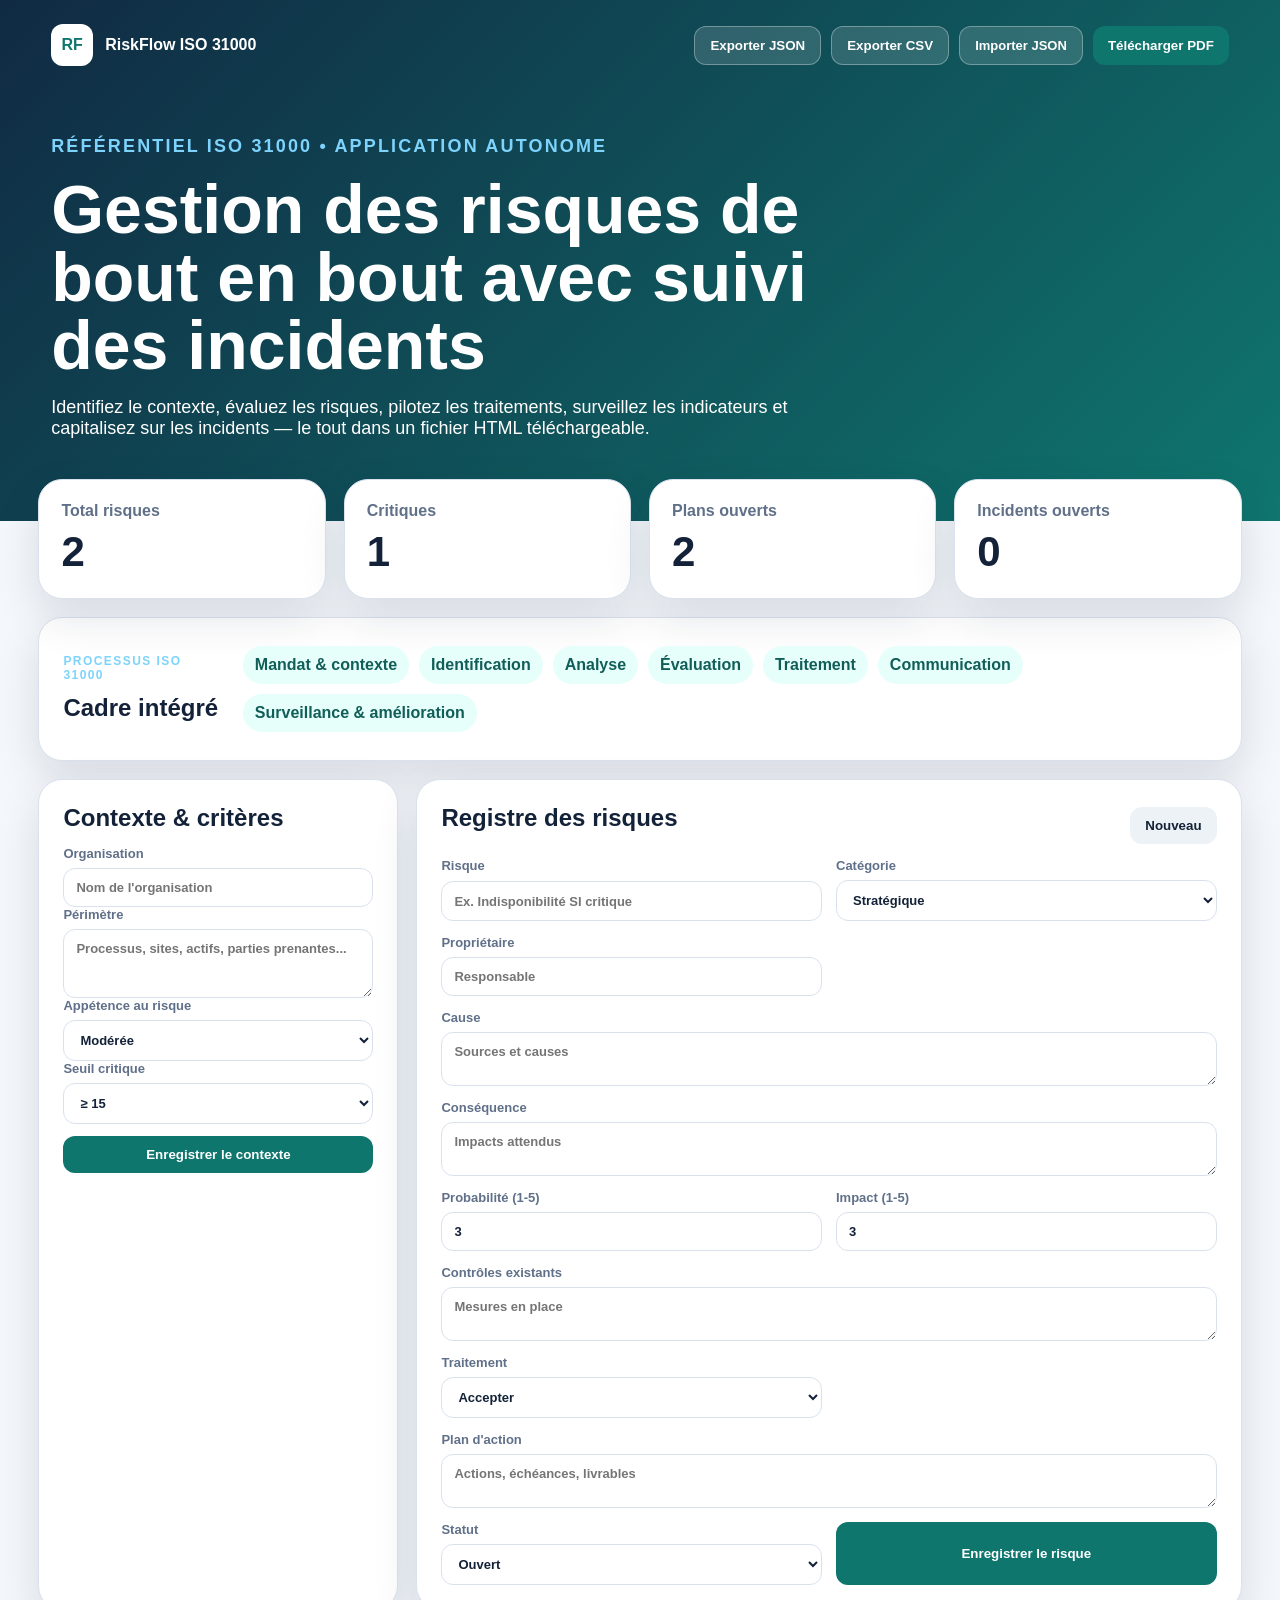
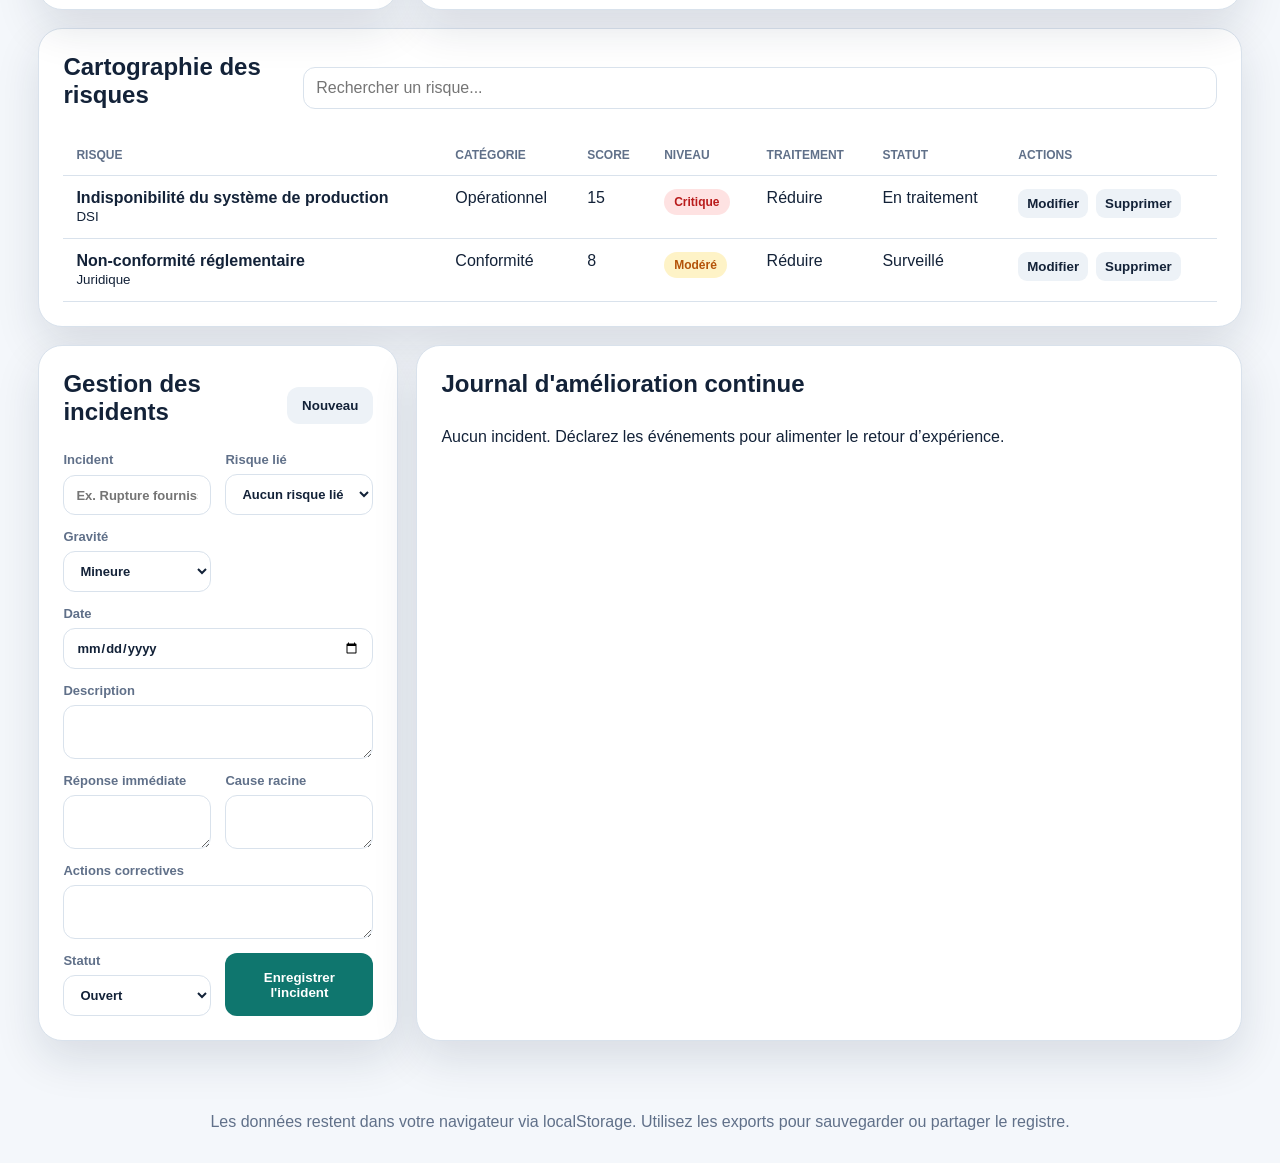
<file: index.html>
<!doctype html>
<html lang="fr">
<head>
  <meta charset="utf-8" />
  <meta name="viewport" content="width=device-width, initial-scale=1" />
  <title>RiskFlow ISO 31000 — Gestion des risques & incidents</title>
  <link rel="stylesheet" href="styles.css" />
</head>
<body>
  <header class="hero">
    <nav class="topbar" aria-label="Navigation principale">
      <div class="brand"><span class="brand-mark">RF</span><span>RiskFlow ISO 31000</span></div>
      <div class="actions">
        <button id="exportJsonBtn" class="btn secondary">Exporter JSON</button>
        <button id="exportCsvBtn" class="btn secondary">Exporter CSV</button>
        <label class="btn secondary file-label">Importer JSON<input id="importJsonInput" type="file" accept="application/json" /></label>
        <button id="printBtn" class="btn primary">Télécharger PDF</button>
      </div>
    </nav>
    <section class="hero-content">
      <p class="eyebrow">Référentiel ISO 31000 • Application autonome</p>
      <h1>Gestion des risques de bout en bout avec suivi des incidents</h1>
      <p>Identifiez le contexte, évaluez les risques, pilotez les traitements, surveillez les indicateurs et capitalisez sur les incidents — le tout dans un fichier HTML téléchargeable.</p>
    </section>
  </header>

  <main class="app-shell">
    <section class="grid stats" aria-label="Tableau de bord">
      <article class="card stat-card"><span>Total risques</span><strong id="riskCount">0</strong></article>
      <article class="card stat-card"><span>Critiques</span><strong id="criticalCount">0</strong></article>
      <article class="card stat-card"><span>Plans ouverts</span><strong id="openActionCount">0</strong></article>
      <article class="card stat-card"><span>Incidents ouverts</span><strong id="openIncidentCount">0</strong></article>
    </section>

    <section class="card iso-flow">
      <div>
        <p class="eyebrow">Processus ISO 31000</p>
        <h2>Cadre intégré</h2>
      </div>
      <ol>
        <li>Mandat & contexte</li>
        <li>Identification</li>
        <li>Analyse</li>
        <li>Évaluation</li>
        <li>Traitement</li>
        <li>Communication</li>
        <li>Surveillance & amélioration</li>
      </ol>
    </section>

    <section class="layout">
      <aside class="card panel">
        <h2>Contexte & critères</h2>
        <label>Organisation<input id="orgName" type="text" placeholder="Nom de l'organisation" /></label>
        <label>Périmètre<textarea id="scope" rows="3" placeholder="Processus, sites, actifs, parties prenantes..."></textarea></label>
        <label>Appétence au risque<select id="riskAppetite"><option>Faible</option><option selected>Modérée</option><option>Élevée</option></select></label>
        <label>Seuil critique<select id="criticalThreshold"><option value="12">≥ 12</option><option value="15" selected>≥ 15</option><option value="20">≥ 20</option></select></label>
        <button id="saveContextBtn" class="btn primary full">Enregistrer le contexte</button>
      </aside>

      <section class="card panel">
        <div class="section-heading"><h2>Registre des risques</h2><button id="resetRiskForm" class="btn ghost">Nouveau</button></div>
        <form id="riskForm" class="form-grid">
          <input type="hidden" id="riskId" />
          <label>Risque<input id="riskTitle" required placeholder="Ex. Indisponibilité SI critique" /></label>
          <label>Catégorie<select id="riskCategory"><option>Stratégique</option><option>Opérationnel</option><option>Financier</option><option>Conformité</option><option>Cybersécurité</option><option>Santé & sécurité</option><option>Environnement</option></select></label>
          <label>Propriétaire<input id="riskOwner" placeholder="Responsable" /></label>
          <label>Cause<textarea id="riskCause" rows="2" placeholder="Sources et causes"></textarea></label>
          <label>Conséquence<textarea id="riskConsequence" rows="2" placeholder="Impacts attendus"></textarea></label>
          <label>Probabilité (1-5)<input id="riskLikelihood" type="number" min="1" max="5" value="3" /></label>
          <label>Impact (1-5)<input id="riskImpact" type="number" min="1" max="5" value="3" /></label>
          <label>Contrôles existants<textarea id="riskControls" rows="2" placeholder="Mesures en place"></textarea></label>
          <label>Traitement<select id="riskTreatment"><option>Accepter</option><option>Réduire</option><option>Transférer</option><option>Éviter</option></select></label>
          <label>Plan d'action<textarea id="riskAction" rows="2" placeholder="Actions, échéances, livrables"></textarea></label>
          <label>Statut<select id="riskStatus"><option>Ouvert</option><option>En traitement</option><option>Surveillé</option><option>Clos</option></select></label>
          <button class="btn primary" type="submit">Enregistrer le risque</button>
        </form>
      </section>
    </section>

    <section class="card panel">
      <div class="section-heading"><h2>Cartographie des risques</h2><input id="riskSearch" type="search" placeholder="Rechercher un risque..." /></div>
      <div class="table-wrap"><table><thead><tr><th>Risque</th><th>Catégorie</th><th>Score</th><th>Niveau</th><th>Traitement</th><th>Statut</th><th>Actions</th></tr></thead><tbody id="riskTable"></tbody></table></div>
    </section>

    <section class="layout">
      <section class="card panel">
        <div class="section-heading"><h2>Gestion des incidents</h2><button id="resetIncidentForm" class="btn ghost">Nouveau</button></div>
        <form id="incidentForm" class="form-grid">
          <input type="hidden" id="incidentId" />
          <label>Incident<input id="incidentTitle" required placeholder="Ex. Rupture fournisseur" /></label>
          <label>Risque lié<select id="incidentRisk"></select></label>
          <label>Gravité<select id="incidentSeverity"><option>Mineure</option><option>Significative</option><option>Majeure</option><option>Critique</option></select></label>
          <label>Date<input id="incidentDate" type="date" /></label>
          <label>Description<textarea id="incidentDescription" rows="2"></textarea></label>
          <label>Réponse immédiate<textarea id="incidentResponse" rows="2"></textarea></label>
          <label>Cause racine<textarea id="incidentRootCause" rows="2"></textarea></label>
          <label>Actions correctives<textarea id="incidentCorrective" rows="2"></textarea></label>
          <label>Statut<select id="incidentStatus"><option>Ouvert</option><option>En investigation</option><option>Correctif en cours</option><option>Clos</option></select></label>
          <button class="btn primary" type="submit">Enregistrer l'incident</button>
        </form>
      </section>

      <section class="card panel">
        <h2>Journal d'amélioration continue</h2>
        <div id="incidentList" class="incident-list"></div>
      </section>
    </section>
  </main>

  <footer>Les données restent dans votre navigateur via localStorage. Utilisez les exports pour sauvegarder ou partager le registre.</footer>
  <script src="app.js"></script>
</body>
</html>
</file>
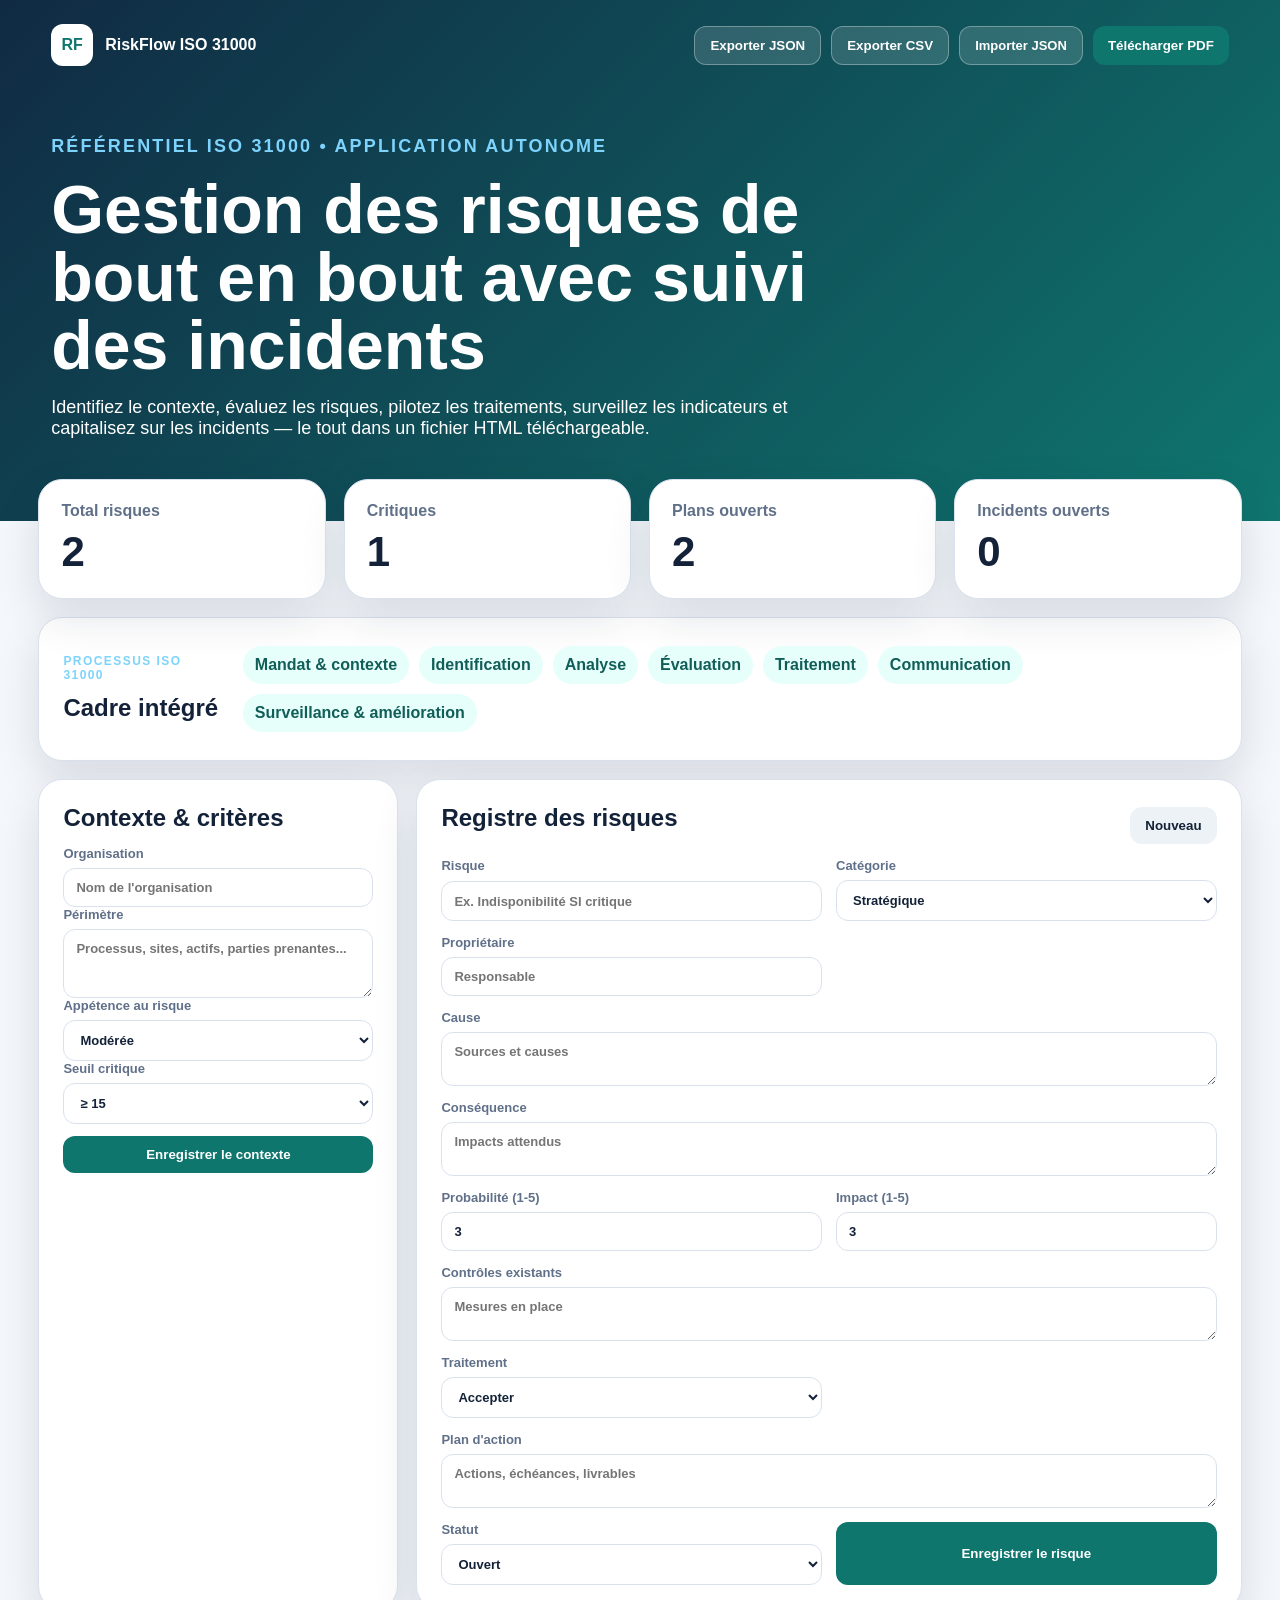
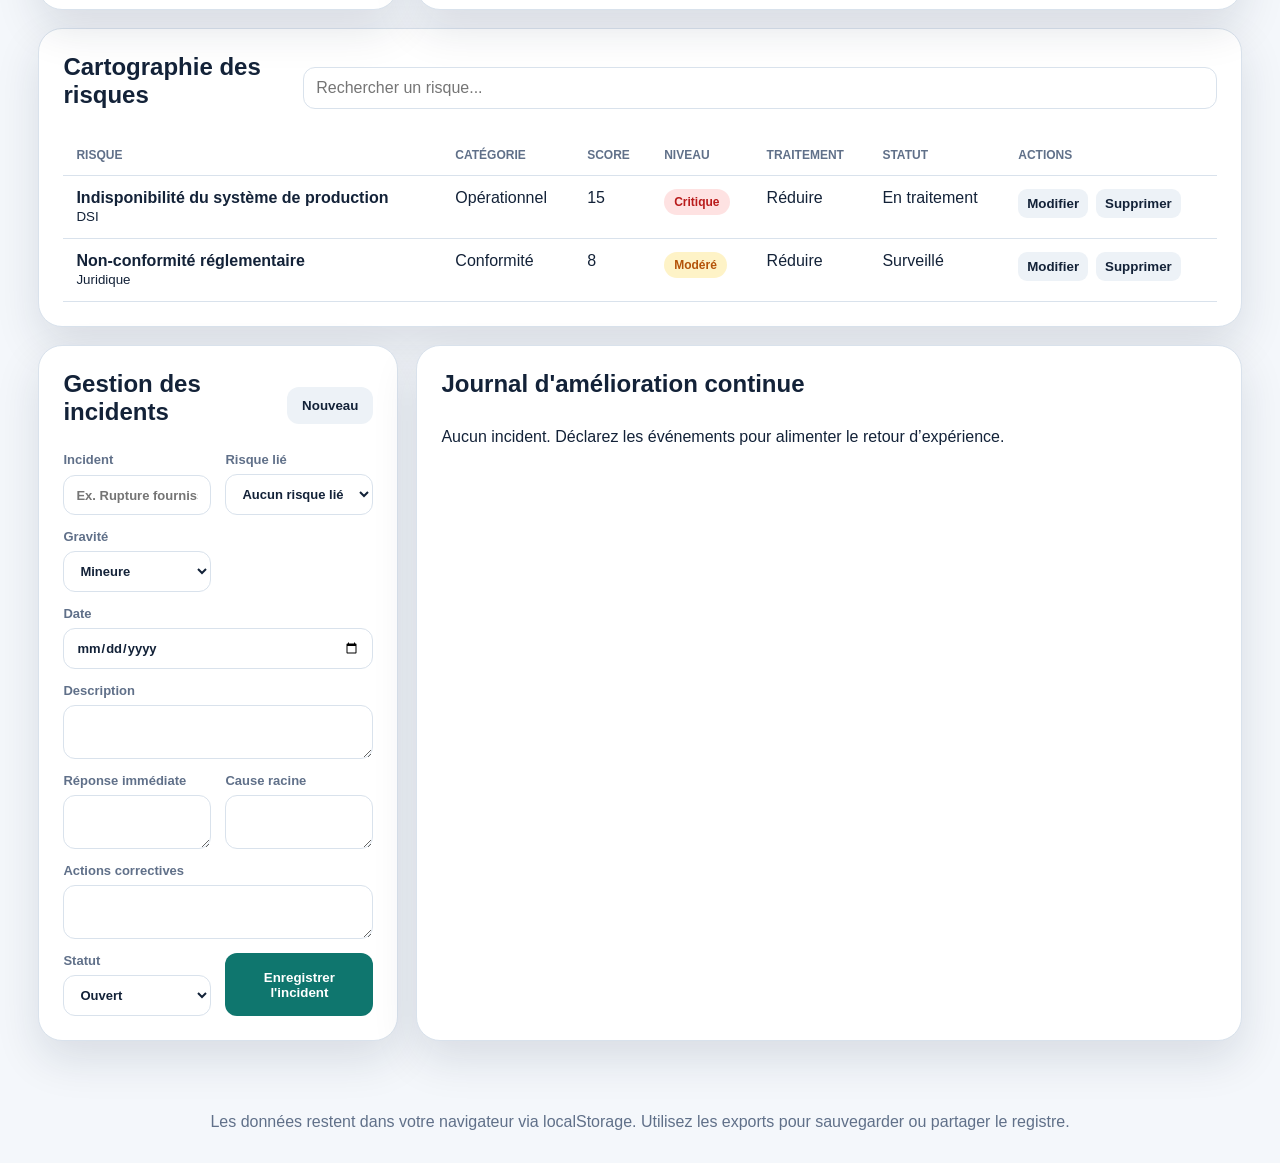
<file: riskflow-iso31000-autonome.html>
<!doctype html>
<html lang="fr">
<head>
  <meta charset="utf-8" />
  <meta name="viewport" content="width=device-width, initial-scale=1" />
  <title>RiskFlow ISO 31000 — Gestion des risques & incidents</title>
  <style>
:root{--bg:#f4f7fb;--card:#fff;--ink:#132238;--muted:#607089;--primary:#0f766e;--primary-dark:#115e59;--warn:#b45309;--danger:#b91c1c;--line:#d9e2ec;--shadow:0 18px 45px rgba(15,35,60,.12)}*{box-sizing:border-box}body{margin:0;font-family:Inter,Segoe UI,Arial,sans-serif;background:var(--bg);color:var(--ink)}.hero{background:linear-gradient(135deg,#102a43,#0f766e);color:#fff;padding:24px clamp(18px,4vw,56px) 64px}.topbar{display:flex;justify-content:space-between;gap:18px;align-items:center;flex-wrap:wrap}.brand{display:flex;align-items:center;gap:12px;font-weight:800}.brand-mark{display:grid;place-items:center;width:42px;height:42px;border-radius:12px;background:#fff;color:var(--primary)}.actions{display:flex;gap:10px;flex-wrap:wrap}.hero-content{max-width:860px;margin-top:70px}.hero h1{font-size:clamp(34px,6vw,68px);line-height:1;margin:0 0 18px}.hero p{font-size:18px;max-width:760px}.eyebrow{text-transform:uppercase;letter-spacing:.12em;font-size:12px;font-weight:800;color:#7dd3fc}.app-shell{width:min(1220px,94vw);margin:-42px auto 40px}.grid{display:grid;grid-template-columns:repeat(4,1fr);gap:18px}.card{background:var(--card);border:1px solid var(--line);border-radius:24px;box-shadow:var(--shadow)}.stat-card{padding:22px}.stat-card span{color:var(--muted);font-weight:700}.stat-card strong{display:block;font-size:42px;margin-top:8px}.iso-flow{margin:18px 0;padding:24px;display:flex;justify-content:space-between;gap:24px;align-items:center}.iso-flow h2,.panel h2{margin:0 0 14px}.iso-flow ol{display:flex;gap:10px;flex-wrap:wrap;list-style:none;margin:0;padding:0}.iso-flow li{padding:10px 12px;border-radius:999px;background:#e6fffb;color:var(--primary-dark);font-weight:700}.layout{display:grid;grid-template-columns:360px 1fr;gap:18px;margin:18px 0}.panel{padding:24px}.section-heading{display:flex;justify-content:space-between;align-items:center;gap:12px;margin-bottom:12px}.form-grid{display:grid;grid-template-columns:repeat(2,minmax(0,1fr));gap:14px}.form-grid label:nth-of-type(4),.form-grid label:nth-of-type(5),.form-grid label:nth-of-type(8),.form-grid label:nth-of-type(10){grid-column:1/-1}label{display:grid;gap:7px;font-size:13px;font-weight:800;color:var(--muted)}input,select,textarea{width:100%;border:1px solid var(--line);border-radius:12px;padding:11px 12px;font:inherit;color:var(--ink);background:#fff}textarea{resize:vertical}.btn{border:0;border-radius:12px;padding:11px 15px;font-weight:800;cursor:pointer;text-decoration:none;display:inline-flex;align-items:center;justify-content:center}.primary{background:var(--primary);color:#fff}.primary:hover{background:var(--primary-dark)}.secondary{background:rgba(255,255,255,.14);color:#fff;border:1px solid rgba(255,255,255,.32)}.ghost{background:#edf2f7;color:var(--ink)}.full{width:100%;margin-top:12px}.file-label input{display:none}.table-wrap{overflow:auto}table{width:100%;border-collapse:collapse}th,td{padding:13px;border-bottom:1px solid var(--line);text-align:left;vertical-align:top}th{font-size:12px;text-transform:uppercase;color:var(--muted)}.badge{display:inline-flex;padding:6px 10px;border-radius:999px;font-weight:800;font-size:12px}.low{background:#dcfce7;color:#166534}.medium{background:#fef3c7;color:var(--warn)}.high{background:#fee2e2;color:var(--danger)}.row-actions{display:flex;gap:8px;flex-wrap:wrap}.mini{padding:7px 9px;border-radius:9px}.incident-list{display:grid;gap:12px}.incident{border:1px solid var(--line);border-radius:16px;padding:14px}.incident header{display:flex;justify-content:space-between;gap:12px}.incident h3{margin:0}.incident p{color:var(--muted)}footer{text-align:center;color:var(--muted);padding:32px}@media(max-width:900px){.grid,.layout{grid-template-columns:1fr}.form-grid{grid-template-columns:1fr}.iso-flow{align-items:flex-start;flex-direction:column}}@media print{.topbar .actions,.btn,footer{display:none}.hero{padding-bottom:30px}.app-shell{margin:20px auto}.card{box-shadow:none;break-inside:avoid}}

  </style>
</head>
<body>
  <header class="hero">
    <nav class="topbar" aria-label="Navigation principale">
      <div class="brand"><span class="brand-mark">RF</span><span>RiskFlow ISO 31000</span></div>
      <div class="actions">
        <button id="exportJsonBtn" class="btn secondary">Exporter JSON</button>
        <button id="exportCsvBtn" class="btn secondary">Exporter CSV</button>
        <label class="btn secondary file-label">Importer JSON<input id="importJsonInput" type="file" accept="application/json" /></label>
        <button id="printBtn" class="btn primary">Télécharger PDF</button>
      </div>
    </nav>
    <section class="hero-content">
      <p class="eyebrow">Référentiel ISO 31000 • Application autonome</p>
      <h1>Gestion des risques de bout en bout avec suivi des incidents</h1>
      <p>Identifiez le contexte, évaluez les risques, pilotez les traitements, surveillez les indicateurs et capitalisez sur les incidents — le tout dans un fichier HTML téléchargeable.</p>
    </section>
  </header>

  <main class="app-shell">
    <section class="grid stats" aria-label="Tableau de bord">
      <article class="card stat-card"><span>Total risques</span><strong id="riskCount">0</strong></article>
      <article class="card stat-card"><span>Critiques</span><strong id="criticalCount">0</strong></article>
      <article class="card stat-card"><span>Plans ouverts</span><strong id="openActionCount">0</strong></article>
      <article class="card stat-card"><span>Incidents ouverts</span><strong id="openIncidentCount">0</strong></article>
    </section>

    <section class="card iso-flow">
      <div>
        <p class="eyebrow">Processus ISO 31000</p>
        <h2>Cadre intégré</h2>
      </div>
      <ol>
        <li>Mandat & contexte</li>
        <li>Identification</li>
        <li>Analyse</li>
        <li>Évaluation</li>
        <li>Traitement</li>
        <li>Communication</li>
        <li>Surveillance & amélioration</li>
      </ol>
    </section>

    <section class="layout">
      <aside class="card panel">
        <h2>Contexte & critères</h2>
        <label>Organisation<input id="orgName" type="text" placeholder="Nom de l'organisation" /></label>
        <label>Périmètre<textarea id="scope" rows="3" placeholder="Processus, sites, actifs, parties prenantes..."></textarea></label>
        <label>Appétence au risque<select id="riskAppetite"><option>Faible</option><option selected>Modérée</option><option>Élevée</option></select></label>
        <label>Seuil critique<select id="criticalThreshold"><option value="12">≥ 12</option><option value="15" selected>≥ 15</option><option value="20">≥ 20</option></select></label>
        <button id="saveContextBtn" class="btn primary full">Enregistrer le contexte</button>
      </aside>

      <section class="card panel">
        <div class="section-heading"><h2>Registre des risques</h2><button id="resetRiskForm" class="btn ghost">Nouveau</button></div>
        <form id="riskForm" class="form-grid">
          <input type="hidden" id="riskId" />
          <label>Risque<input id="riskTitle" required placeholder="Ex. Indisponibilité SI critique" /></label>
          <label>Catégorie<select id="riskCategory"><option>Stratégique</option><option>Opérationnel</option><option>Financier</option><option>Conformité</option><option>Cybersécurité</option><option>Santé & sécurité</option><option>Environnement</option></select></label>
          <label>Propriétaire<input id="riskOwner" placeholder="Responsable" /></label>
          <label>Cause<textarea id="riskCause" rows="2" placeholder="Sources et causes"></textarea></label>
          <label>Conséquence<textarea id="riskConsequence" rows="2" placeholder="Impacts attendus"></textarea></label>
          <label>Probabilité (1-5)<input id="riskLikelihood" type="number" min="1" max="5" value="3" /></label>
          <label>Impact (1-5)<input id="riskImpact" type="number" min="1" max="5" value="3" /></label>
          <label>Contrôles existants<textarea id="riskControls" rows="2" placeholder="Mesures en place"></textarea></label>
          <label>Traitement<select id="riskTreatment"><option>Accepter</option><option>Réduire</option><option>Transférer</option><option>Éviter</option></select></label>
          <label>Plan d'action<textarea id="riskAction" rows="2" placeholder="Actions, échéances, livrables"></textarea></label>
          <label>Statut<select id="riskStatus"><option>Ouvert</option><option>En traitement</option><option>Surveillé</option><option>Clos</option></select></label>
          <button class="btn primary" type="submit">Enregistrer le risque</button>
        </form>
      </section>
    </section>

    <section class="card panel">
      <div class="section-heading"><h2>Cartographie des risques</h2><input id="riskSearch" type="search" placeholder="Rechercher un risque..." /></div>
      <div class="table-wrap"><table><thead><tr><th>Risque</th><th>Catégorie</th><th>Score</th><th>Niveau</th><th>Traitement</th><th>Statut</th><th>Actions</th></tr></thead><tbody id="riskTable"></tbody></table></div>
    </section>

    <section class="layout">
      <section class="card panel">
        <div class="section-heading"><h2>Gestion des incidents</h2><button id="resetIncidentForm" class="btn ghost">Nouveau</button></div>
        <form id="incidentForm" class="form-grid">
          <input type="hidden" id="incidentId" />
          <label>Incident<input id="incidentTitle" required placeholder="Ex. Rupture fournisseur" /></label>
          <label>Risque lié<select id="incidentRisk"></select></label>
          <label>Gravité<select id="incidentSeverity"><option>Mineure</option><option>Significative</option><option>Majeure</option><option>Critique</option></select></label>
          <label>Date<input id="incidentDate" type="date" /></label>
          <label>Description<textarea id="incidentDescription" rows="2"></textarea></label>
          <label>Réponse immédiate<textarea id="incidentResponse" rows="2"></textarea></label>
          <label>Cause racine<textarea id="incidentRootCause" rows="2"></textarea></label>
          <label>Actions correctives<textarea id="incidentCorrective" rows="2"></textarea></label>
          <label>Statut<select id="incidentStatus"><option>Ouvert</option><option>En investigation</option><option>Correctif en cours</option><option>Clos</option></select></label>
          <button class="btn primary" type="submit">Enregistrer l'incident</button>
        </form>
      </section>

      <section class="card panel">
        <h2>Journal d'amélioration continue</h2>
        <div id="incidentList" class="incident-list"></div>
      </section>
    </section>
  </main>

  <footer>Les données restent dans votre navigateur via localStorage. Utilisez les exports pour sauvegarder ou partager le registre.</footer>
  <script>
const storeKey = 'riskflow-iso31000-v1';
const today = new Date().toISOString().slice(0, 10);
const seed = {
  context: { orgName: '', scope: '', riskAppetite: 'Modérée', criticalThreshold: 15 },
  risks: [
    { id: crypto.randomUUID(), title: 'Indisponibilité du système de production', category: 'Opérationnel', owner: 'DSI', cause: 'Panne infrastructure ou cyberattaque', consequence: 'Arrêt des opérations et pénalités contractuelles', likelihood: 3, impact: 5, controls: 'Sauvegardes, supervision, PCA', treatment: 'Réduire', action: 'Tester le PCA chaque semestre et renforcer la redondance', status: 'En traitement' },
    { id: crypto.randomUUID(), title: 'Non-conformité réglementaire', category: 'Conformité', owner: 'Juridique', cause: 'Veille incomplète ou procédure obsolète', consequence: 'Sanctions, perte de confiance et coûts de remédiation', likelihood: 2, impact: 4, controls: 'Revue annuelle et référents métiers', treatment: 'Réduire', action: 'Mettre en place une veille mensuelle documentée', status: 'Surveillé' }
  ],
  incidents: []
};
let state = loadState();

function loadState() {
  const saved = localStorage.getItem(storeKey);
  return saved ? JSON.parse(saved) : seed;
}

function persist() {
  localStorage.setItem(storeKey, JSON.stringify(state));
  render();
}

const $ = id => document.getElementById(id);
const scoreOf = risk => Number(risk.likelihood) * Number(risk.impact);
const levelOf = score => score >= Number(state.context.criticalThreshold) ? 'Critique' : score >= 8 ? 'Modéré' : 'Faible';
const levelClass = level => level === 'Critique' ? 'high' : level === 'Modéré' ? 'medium' : 'low';

function render() {
  $('orgName').value = state.context.orgName || '';
  $('scope').value = state.context.scope || '';
  $('riskAppetite').value = state.context.riskAppetite || 'Modérée';
  $('criticalThreshold').value = state.context.criticalThreshold || 15;
  $('riskCount').textContent = state.risks.length;
  $('criticalCount').textContent = state.risks.filter(r => levelOf(scoreOf(r)) === 'Critique').length;
  $('openActionCount').textContent = state.risks.filter(r => r.status !== 'Clos' && r.action).length;
  $('openIncidentCount').textContent = state.incidents.filter(i => i.status !== 'Clos').length;
  renderRiskOptions();
  renderRisks();
  renderIncidents();
}

function renderRiskOptions() {
  const options = ['<option value="">Aucun risque lié</option>'].concat(state.risks.map(r => `<option value="${r.id}">${escapeHtml(r.title)}</option>`));
  $('incidentRisk').innerHTML = options.join('');
}

function renderRisks() {
  const query = $('riskSearch').value.toLowerCase();
  const rows = state.risks.filter(r => [r.title, r.category, r.owner, r.status].join(' ').toLowerCase().includes(query));
  $('riskTable').innerHTML = rows.map(r => {
    const score = scoreOf(r);
    const level = levelOf(score);
    return `<tr><td><strong>${escapeHtml(r.title)}</strong><br><small>${escapeHtml(r.owner || 'Sans propriétaire')}</small></td><td>${escapeHtml(r.category)}</td><td>${score}</td><td><span class="badge ${levelClass(level)}">${level}</span></td><td>${escapeHtml(r.treatment)}</td><td>${escapeHtml(r.status)}</td><td><div class="row-actions"><button class="btn ghost mini" onclick="editRisk('${r.id}')">Modifier</button><button class="btn ghost mini" onclick="deleteRisk('${r.id}')">Supprimer</button></div></td></tr>`;
  }).join('') || '<tr><td colspan="7">Aucun risque enregistré.</td></tr>';
}

function renderIncidents() {
  $('incidentList').innerHTML = state.incidents.map(i => {
    const linked = state.risks.find(r => r.id === i.riskId)?.title || 'Non lié';
    return `<article class="incident"><header><h3>${escapeHtml(i.title)}</h3><span class="badge ${i.status === 'Clos' ? 'low' : 'medium'}">${escapeHtml(i.status)}</span></header><p><strong>${escapeHtml(i.severity)}</strong> • ${escapeHtml(i.date || '')} • Risque : ${escapeHtml(linked)}</p><p>${escapeHtml(i.description || '')}</p><div class="row-actions"><button class="btn ghost mini" onclick="editIncident('${i.id}')">Modifier</button><button class="btn ghost mini" onclick="deleteIncident('${i.id}')">Supprimer</button></div></article>`;
  }).join('') || '<p>Aucun incident. Déclarez les événements pour alimenter le retour d’expérience.</p>';
}

function escapeHtml(value = '') {
  return String(value).replace(/[&<>'"]/g, char => ({ '&': '&amp;', '<': '&lt;', '>': '&gt;', "'": '&#39;', '"': '&quot;' }[char]));
}

function readRiskForm() {
  return { id: $('riskId').value || crypto.randomUUID(), title: $('riskTitle').value, category: $('riskCategory').value, owner: $('riskOwner').value, cause: $('riskCause').value, consequence: $('riskConsequence').value, likelihood: $('riskLikelihood').value, impact: $('riskImpact').value, controls: $('riskControls').value, treatment: $('riskTreatment').value, action: $('riskAction').value, status: $('riskStatus').value };
}

function readIncidentForm() {
  return { id: $('incidentId').value || crypto.randomUUID(), title: $('incidentTitle').value, riskId: $('incidentRisk').value, severity: $('incidentSeverity').value, date: $('incidentDate').value || today, description: $('incidentDescription').value, response: $('incidentResponse').value, rootCause: $('incidentRootCause').value, corrective: $('incidentCorrective').value, status: $('incidentStatus').value };
}

$('saveContextBtn').addEventListener('click', () => { state.context = { orgName: $('orgName').value, scope: $('scope').value, riskAppetite: $('riskAppetite').value, criticalThreshold: Number($('criticalThreshold').value) }; persist(); });
$('riskForm').addEventListener('submit', event => { event.preventDefault(); const risk = readRiskForm(); state.risks = state.risks.some(r => r.id === risk.id) ? state.risks.map(r => r.id === risk.id ? risk : r) : [risk, ...state.risks]; event.target.reset(); $('riskId').value = ''; persist(); });
$('incidentForm').addEventListener('submit', event => { event.preventDefault(); const incident = readIncidentForm(); state.incidents = state.incidents.some(i => i.id === incident.id) ? state.incidents.map(i => i.id === incident.id ? incident : i) : [incident, ...state.incidents]; event.target.reset(); $('incidentId').value = ''; persist(); });
$('resetRiskForm').addEventListener('click', () => { $('riskForm').reset(); $('riskId').value = ''; });
$('resetIncidentForm').addEventListener('click', () => { $('incidentForm').reset(); $('incidentId').value = ''; });
$('riskSearch').addEventListener('input', renderRisks);
$('printBtn').addEventListener('click', () => window.print());
$('exportJsonBtn').addEventListener('click', () => download('registre-risques-iso31000.json', JSON.stringify(state, null, 2), 'application/json'));
$('exportCsvBtn').addEventListener('click', () => download('registre-risques-iso31000.csv', toCsv(), 'text/csv'));
$('importJsonInput').addEventListener('change', async event => { const file = event.target.files[0]; if (!file) return; state = JSON.parse(await file.text()); persist(); event.target.value = ''; });

function editRisk(id) { const r = state.risks.find(item => item.id === id); if (!r) return; Object.entries({ riskId: r.id, riskTitle: r.title, riskCategory: r.category, riskOwner: r.owner, riskCause: r.cause, riskConsequence: r.consequence, riskLikelihood: r.likelihood, riskImpact: r.impact, riskControls: r.controls, riskTreatment: r.treatment, riskAction: r.action, riskStatus: r.status }).forEach(([id, value]) => $(id).value = value || ''); scrollTo({ top: 420, behavior: 'smooth' }); }
function deleteRisk(id) { if (confirm('Supprimer ce risque ?')) { state.risks = state.risks.filter(r => r.id !== id); persist(); } }
function editIncident(id) { const i = state.incidents.find(item => item.id === id); if (!i) return; Object.entries({ incidentId: i.id, incidentTitle: i.title, incidentRisk: i.riskId, incidentSeverity: i.severity, incidentDate: i.date, incidentDescription: i.description, incidentResponse: i.response, incidentRootCause: i.rootCause, incidentCorrective: i.corrective, incidentStatus: i.status }).forEach(([id, value]) => $(id).value = value || ''); }
function deleteIncident(id) { if (confirm('Supprimer cet incident ?')) { state.incidents = state.incidents.filter(i => i.id !== id); persist(); } }

function download(filename, content, type) { const blob = new Blob([content], { type }); const url = URL.createObjectURL(blob); const a = Object.assign(document.createElement('a'), { href: url, download: filename }); a.click(); URL.revokeObjectURL(url); }
function toCsv() { const header = ['Risque','Catégorie','Propriétaire','Score','Niveau','Traitement','Statut','Plan action']; const rows = state.risks.map(r => [r.title, r.category, r.owner, scoreOf(r), levelOf(scoreOf(r)), r.treatment, r.status, r.action]); return [header, ...rows].map(row => row.map(cell => `"${String(cell ?? '').replaceAll('"','""')}"`).join(',')).join('\n'); }

window.editRisk = editRisk; window.deleteRisk = deleteRisk; window.editIncident = editIncident; window.deleteIncident = deleteIncident;
render();

  </script>
</body>
</html>
</file>
<file: styles.css>
:root{--bg:#f4f7fb;--card:#fff;--ink:#132238;--muted:#607089;--primary:#0f766e;--primary-dark:#115e59;--warn:#b45309;--danger:#b91c1c;--line:#d9e2ec;--shadow:0 18px 45px rgba(15,35,60,.12)}*{box-sizing:border-box}body{margin:0;font-family:Inter,Segoe UI,Arial,sans-serif;background:var(--bg);color:var(--ink)}.hero{background:linear-gradient(135deg,#102a43,#0f766e);color:#fff;padding:24px clamp(18px,4vw,56px) 64px}.topbar{display:flex;justify-content:space-between;gap:18px;align-items:center;flex-wrap:wrap}.brand{display:flex;align-items:center;gap:12px;font-weight:800}.brand-mark{display:grid;place-items:center;width:42px;height:42px;border-radius:12px;background:#fff;color:var(--primary)}.actions{display:flex;gap:10px;flex-wrap:wrap}.hero-content{max-width:860px;margin-top:70px}.hero h1{font-size:clamp(34px,6vw,68px);line-height:1;margin:0 0 18px}.hero p{font-size:18px;max-width:760px}.eyebrow{text-transform:uppercase;letter-spacing:.12em;font-size:12px;font-weight:800;color:#7dd3fc}.app-shell{width:min(1220px,94vw);margin:-42px auto 40px}.grid{display:grid;grid-template-columns:repeat(4,1fr);gap:18px}.card{background:var(--card);border:1px solid var(--line);border-radius:24px;box-shadow:var(--shadow)}.stat-card{padding:22px}.stat-card span{color:var(--muted);font-weight:700}.stat-card strong{display:block;font-size:42px;margin-top:8px}.iso-flow{margin:18px 0;padding:24px;display:flex;justify-content:space-between;gap:24px;align-items:center}.iso-flow h2,.panel h2{margin:0 0 14px}.iso-flow ol{display:flex;gap:10px;flex-wrap:wrap;list-style:none;margin:0;padding:0}.iso-flow li{padding:10px 12px;border-radius:999px;background:#e6fffb;color:var(--primary-dark);font-weight:700}.layout{display:grid;grid-template-columns:360px 1fr;gap:18px;margin:18px 0}.panel{padding:24px}.section-heading{display:flex;justify-content:space-between;align-items:center;gap:12px;margin-bottom:12px}.form-grid{display:grid;grid-template-columns:repeat(2,minmax(0,1fr));gap:14px}.form-grid label:nth-of-type(4),.form-grid label:nth-of-type(5),.form-grid label:nth-of-type(8),.form-grid label:nth-of-type(10){grid-column:1/-1}label{display:grid;gap:7px;font-size:13px;font-weight:800;color:var(--muted)}input,select,textarea{width:100%;border:1px solid var(--line);border-radius:12px;padding:11px 12px;font:inherit;color:var(--ink);background:#fff}textarea{resize:vertical}.btn{border:0;border-radius:12px;padding:11px 15px;font-weight:800;cursor:pointer;text-decoration:none;display:inline-flex;align-items:center;justify-content:center}.primary{background:var(--primary);color:#fff}.primary:hover{background:var(--primary-dark)}.secondary{background:rgba(255,255,255,.14);color:#fff;border:1px solid rgba(255,255,255,.32)}.ghost{background:#edf2f7;color:var(--ink)}.full{width:100%;margin-top:12px}.file-label input{display:none}.table-wrap{overflow:auto}table{width:100%;border-collapse:collapse}th,td{padding:13px;border-bottom:1px solid var(--line);text-align:left;vertical-align:top}th{font-size:12px;text-transform:uppercase;color:var(--muted)}.badge{display:inline-flex;padding:6px 10px;border-radius:999px;font-weight:800;font-size:12px}.low{background:#dcfce7;color:#166534}.medium{background:#fef3c7;color:var(--warn)}.high{background:#fee2e2;color:var(--danger)}.row-actions{display:flex;gap:8px;flex-wrap:wrap}.mini{padding:7px 9px;border-radius:9px}.incident-list{display:grid;gap:12px}.incident{border:1px solid var(--line);border-radius:16px;padding:14px}.incident header{display:flex;justify-content:space-between;gap:12px}.incident h3{margin:0}.incident p{color:var(--muted)}footer{text-align:center;color:var(--muted);padding:32px}@media(max-width:900px){.grid,.layout{grid-template-columns:1fr}.form-grid{grid-template-columns:1fr}.iso-flow{align-items:flex-start;flex-direction:column}}@media print{.topbar .actions,.btn,footer{display:none}.hero{padding-bottom:30px}.app-shell{margin:20px auto}.card{box-shadow:none;break-inside:avoid}}
</file>
